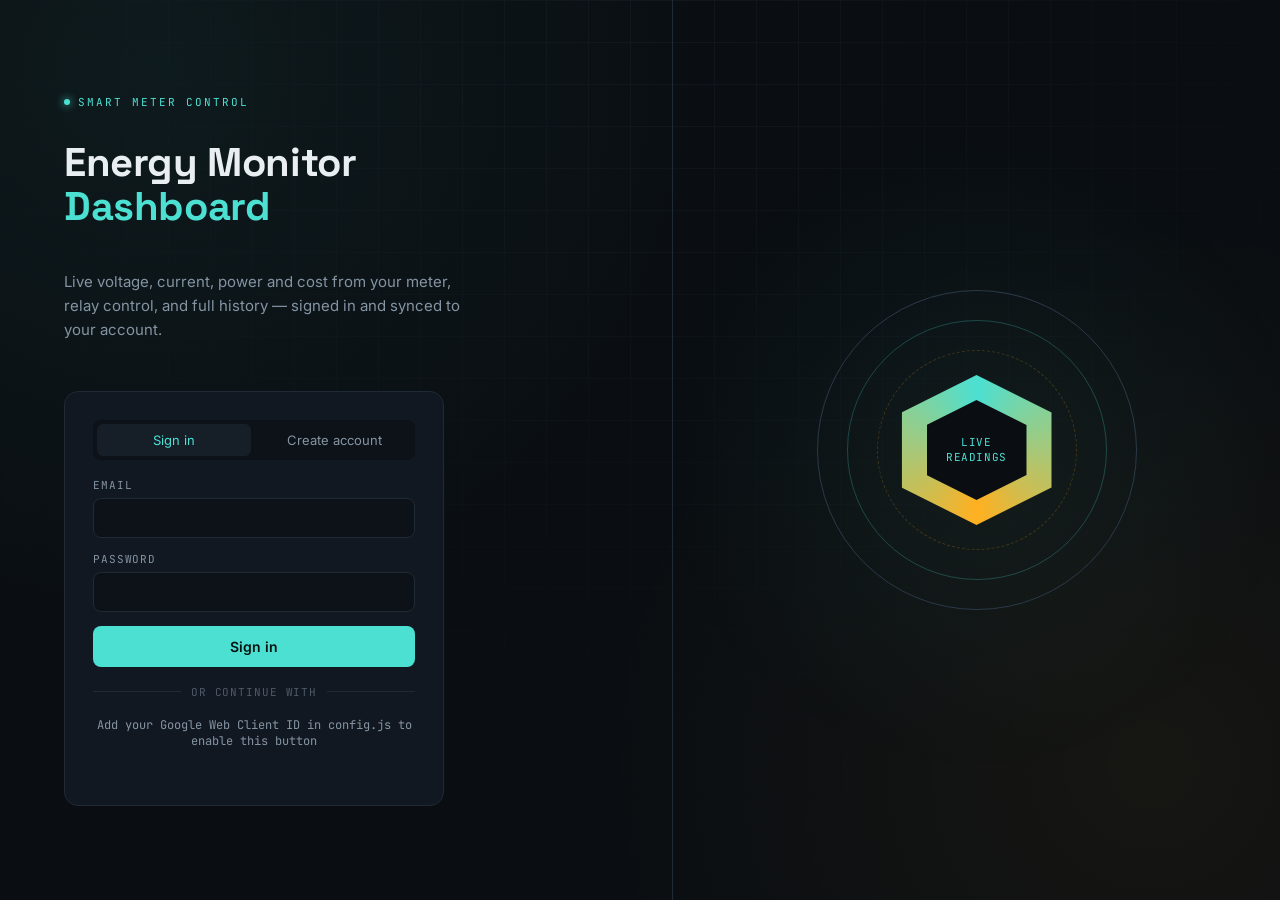
<file: index.html>
<!DOCTYPE html>
<html lang="en">
<head>
<meta charset="UTF-8" />
<meta name="viewport" content="width=device-width, initial-scale=1.0" />
<title>Energy Monitor — Sign in</title>
<link rel="stylesheet" href="style.css" />
<script src="https://accounts.google.com/gsi/client" async defer></script>
</head>
<body>
<div class="circuit-bg"></div>
<div class="page">
  <div class="login-shell">

    <div class="login-left">
      <div class="eyebrow">SMART METER CONTROL</div>
      <h1>Energy Monitor<br /><span>Dashboard</span></h1>
      <p class="sub">Live voltage, current, power and cost from your meter, relay control, and full history — signed in and synced to your account.</p>

      <div class="auth-panel">
        <div class="auth-mode-toggle">
          <button id="tabLogin" class="active" onclick="setMode('login')">Sign in</button>
          <button id="tabRegister" onclick="setMode('register')">Create account</button>
        </div>

        <form id="authForm" onsubmit="return submitAuth(event)">
          <div class="field" id="nameField" style="display:none">
            <label>Full Name</label>
            <input type="text" id="name" autocomplete="name" />
          </div>
          <div class="field" id="usernameField" style="display:none">
            <label>Username</label>
            <input type="text" id="username" autocomplete="username" />
          </div>
          <div class="field">
            <label>Email</label>
            <input type="email" id="email" autocomplete="email" required />
          </div>
          <div class="field">
            <label>Password</label>
            <input type="password" id="password" autocomplete="current-password" required />
          </div>
          <button type="submit" class="btn-primary" id="submitBtn">Sign in</button>
        </form>

        <div class="divider">or continue with</div>
        <div id="googleSignInDiv"></div>

        <div id="formMsg" class="form-msg"></div>
      </div>
    </div>

    <div class="login-right">
      <div class="core-stage">
        <div class="core-ring"></div>
        <div class="core-ring r2"></div>
        <div class="core-ring r3"></div>
        <div class="particle"></div>
        <div class="particle"></div>
        <div class="particle"></div>
        <div class="hexcore"></div>
        <div class="hexcore-inner">LIVE<br />READINGS</div>
      </div>
    </div>

  </div>
</div>

<script src="config.js"></script>
<script src="api.js"></script>
<script>
  let mode = "login"; // or "register"

  function setMode(m) {
    mode = m;
    document.getElementById("tabLogin").classList.toggle("active", m === "login");
    document.getElementById("tabRegister").classList.toggle("active", m === "register");
    document.getElementById("nameField").style.display = m === "register" ? "block" : "none";
    document.getElementById("usernameField").style.display = m === "register" ? "block" : "none";
    document.getElementById("submitBtn").textContent = m === "register" ? "Create account" : "Sign in";
    document.getElementById("formMsg").textContent = "";
  }

  function showMsg(text, isError) {
    const el = document.getElementById("formMsg");
    el.textContent = text;
    el.className = "form-msg " + (isError ? "error" : "ok");
  }

  async function submitAuth(e) {
    e.preventDefault();
    const email = document.getElementById("email").value.trim();
    const password = document.getElementById("password").value;
    const name = document.getElementById("name").value.trim();
    const username = document.getElementById("username").value.trim();
    const btn = document.getElementById("submitBtn");
    btn.disabled = true;
    showMsg("Connecting…", false);
    try {
      let res;
      if (mode === "register") {
        res = await Api.register({ fullName: name, username, email, password });
      } else {
        res = await Api.login(email, password);
      }
      // NOTE: assumes LoginResponse has a "token" field — adjust the key
      // below if your LoginResponse.java calls it something else.
      if (res.token) localStorage.setItem("authToken", res.token);
      showMsg("Signed in — loading dashboard…", false);
      window.location.href = getDeviceId() ? "dashboard.html" : "device-setup.html";
    } catch (err) {
      showMsg(err.message || "Something went wrong", true);
    } finally {
      btn.disabled = false;
    }
  }

  async function handleGoogleCredential(response) {
    showMsg("Verifying with Google…", false);
    try {
      const res = await Api.googleLogin(response.credential);
      if (res.token) localStorage.setItem("authToken", res.token);
      window.location.href = getDeviceId() ? "dashboard.html" : "device-setup.html";
    } catch (err) {
      showMsg(err.message || "Google sign-in failed", true);
    }
  }

  window.onload = () => {
    if (window.google && CONFIG.GOOGLE_CLIENT_ID && !CONFIG.GOOGLE_CLIENT_ID.startsWith("YOUR_")) {
      google.accounts.id.initialize({
        client_id: CONFIG.GOOGLE_CLIENT_ID,
        callback: handleGoogleCredential,
      });
      google.accounts.id.renderButton(document.getElementById("googleSignInDiv"), {
        theme: "filled_black",
        size: "large",
        shape: "pill",
        width: 300,
      });
    } else {
      document.getElementById("googleSignInDiv").innerHTML =
        '<div style="color:#8494a3;font-family:JetBrains Mono,monospace;font-size:12px;text-align:center;">Add your Google Web Client ID in config.js to enable this button</div>';
    }
  };
</script>
</body>
</html>
</file>
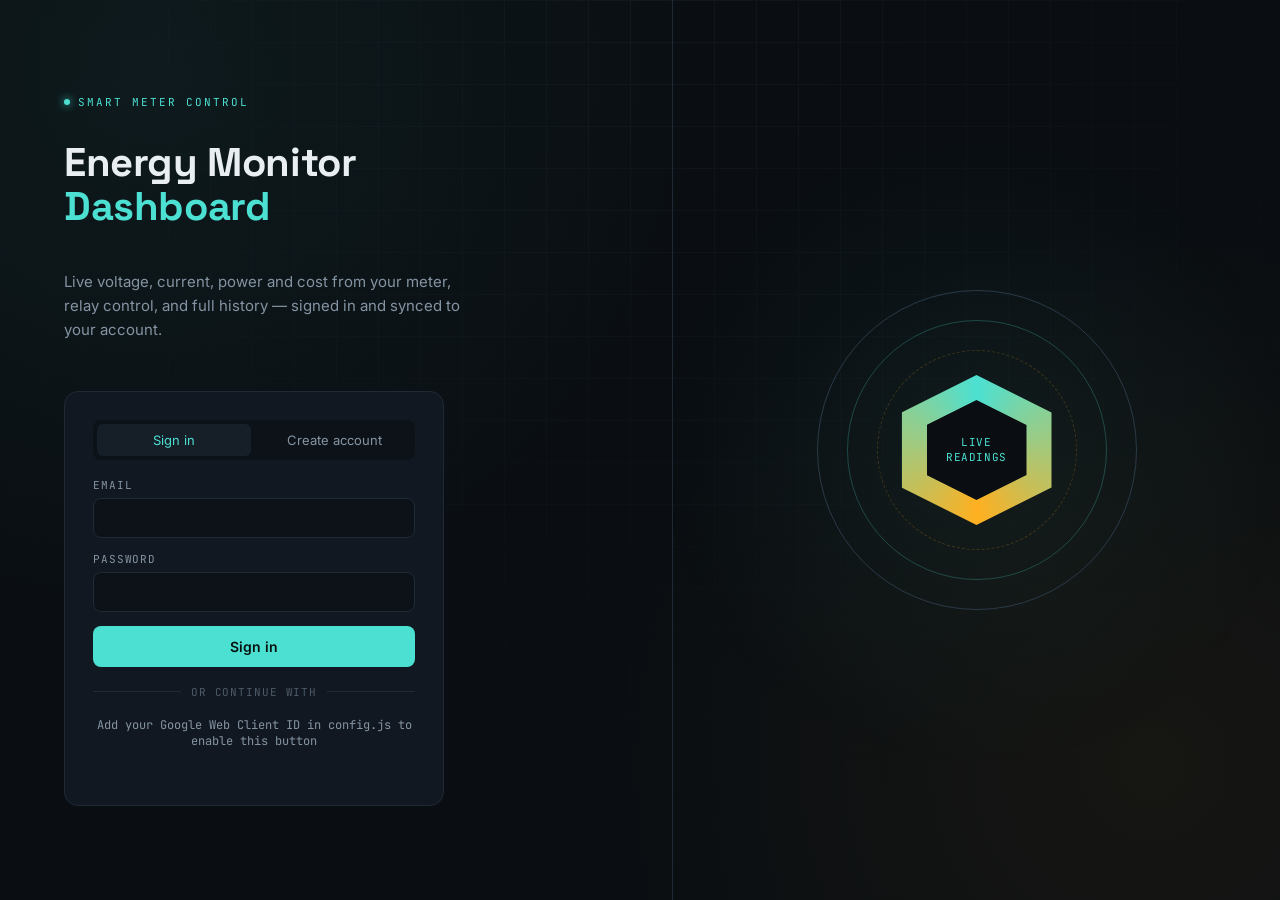
<file: daily.html>
<!DOCTYPE html>
<html lang="en">
<head>
<meta charset="UTF-8" />
<meta name="viewport" content="width=device-width, initial-scale=1.0" />
<title>Energy Monitor — Daily Summary</title>
<link rel="stylesheet" href="style.css" />
</head>
<body>
<div class="circuit-bg"></div>
<div class="page">
  <div class="topbar">
    <div class="brand"><div class="brand-mark"><div class="hexcore"></div></div>Energy Monitor</div>
    <div class="topbar-right">
      <div class="device-chip" onclick="changeDevice()" style="cursor:pointer;" title="Click to change device">DEVICE <b id="deviceLabel">—</b></div>
      <button class="btn-ghost" onclick="logout()">Logout</button>
    </div>
  </div>
  <div class="tabs">
    <div class="tab" onclick="location.href='dashboard.html'">Dashboard</div>
    <div class="tab" onclick="location.href='rawlog.html'">Raw Log</div>
    <div class="tab active">Daily Summary</div>
    <div class="tab" onclick="location.href='monthly.html'">Monthly Report</div>
  </div>
  <div class="container">
    <div class="section-title">Daily summary (from Google Sheet)</div>
    <div class="table-panel table-scroll">
      <table>
        <thead id="head"></thead>
        <tbody id="rows"><tr><td class="loading-row">Loading…</td></tr></tbody>
      </table>
    </div>
  </div>
</div>
<script src="config.js"></script>
<script src="api.js"></script>
<script src="csv.js"></script>
<script>
  requireAuth();
  requireDevice();
  document.getElementById("deviceLabel").textContent = getDeviceId();

  async function load() {
    const url = CONFIG.DAILY_SHEET_CSV_URL;
    if (!url || url.startsWith("PASTE_")) {
      document.getElementById("rows").innerHTML =
        `<tr><td class="empty-state">Add DAILY_SHEET_CSV_URL in config.js (Google Sheet published as CSV) to show this table.</td></tr>`;
      return;
    }
    try {
      const res = await fetch(url);
      if (!res.ok) throw new Error("HTTP " + res.status);
      const text = await res.text();
      const rows = parseCSV(text);
      if (!rows.length) {
        document.getElementById("rows").innerHTML = `<tr><td class="empty-state">Sheet is empty</td></tr>`;
        return;
      }
      const [header, ...body] = rows;
      document.getElementById("head").innerHTML =
        "<tr>" + header.map(h => `<th>${h}</th>`).join("") + "</tr>";
      document.getElementById("rows").innerHTML = body
        .filter(r => r.some(c => c !== ""))
        .map(r => "<tr>" + r.map(c => `<td>${c}</td>`).join("") + "</tr>")
        .join("");
    } catch (err) {
      document.getElementById("rows").innerHTML =
        `<tr><td class="empty-state">Couldn't load the Sheet.<br>${err.message}<br>Make sure it's published (File → Share → Publish to web) and the link in config.js is the CSV link for this tab.</td></tr>`;
    }
  }
  load();
</script>
</body>
</html>
</file>
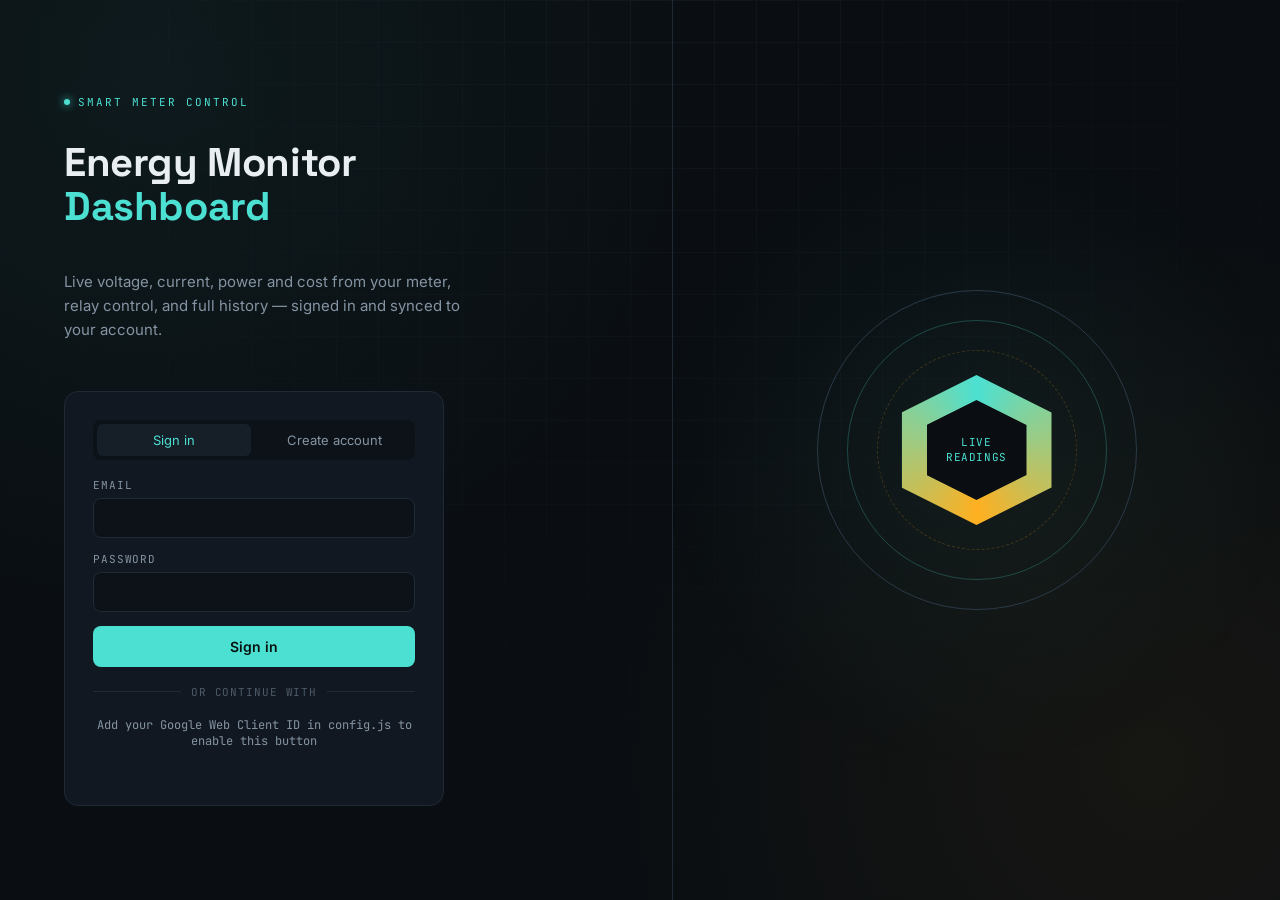
<file: device-setup.html>
<!DOCTYPE html>
<html lang="en">
<head>
<meta charset="UTF-8" />
<meta name="viewport" content="width=device-width, initial-scale=1.0" />
<title>Energy Monitor — Set up your device</title>
<link rel="stylesheet" href="style.css" />
</head>
<body>
<div class="circuit-bg"></div>
<div class="page" style="align-items:center;justify-content:center;">
  <div class="auth-panel" style="max-width:420px;">
    <div class="eyebrow" style="margin-bottom:14px;">ONE-TIME SETUP</div>
    <h2 style="margin-bottom:8px;">Connect your meter</h2>
    <p style="color:var(--text-muted);font-size:14px;line-height:1.6;margin-bottom:20px;">
      Enter your Device ID — the same one your smart meter (ESP32) sends with every reading.
      You'll only need to do this once; you can change it later from the dashboard.
    </p>
    <div class="field">
      <label>Device ID</label>
      <input type="text" id="deviceIdInput" placeholder="e.g. ESP8266_001" autocomplete="off" />
    </div>
    <button class="btn-primary" onclick="save()">Continue</button>
    <div id="msg" class="form-msg"></div>
  </div>
</div>
<script src="config.js"></script>
<script src="api.js"></script>
<script>
  requireAuth();

  function save() {
    const val = document.getElementById("deviceIdInput").value.trim();
    if (!val) {
      document.getElementById("msg").textContent = "Please enter a Device ID.";
      document.getElementById("msg").className = "form-msg error";
      return;
    }
    setDeviceId(val);
    window.location.href = "dashboard.html";
  }

  document.getElementById("deviceIdInput").addEventListener("keydown", (e) => {
    if (e.key === "Enter") save();
  });
</script>
</body>
</html>
</file>
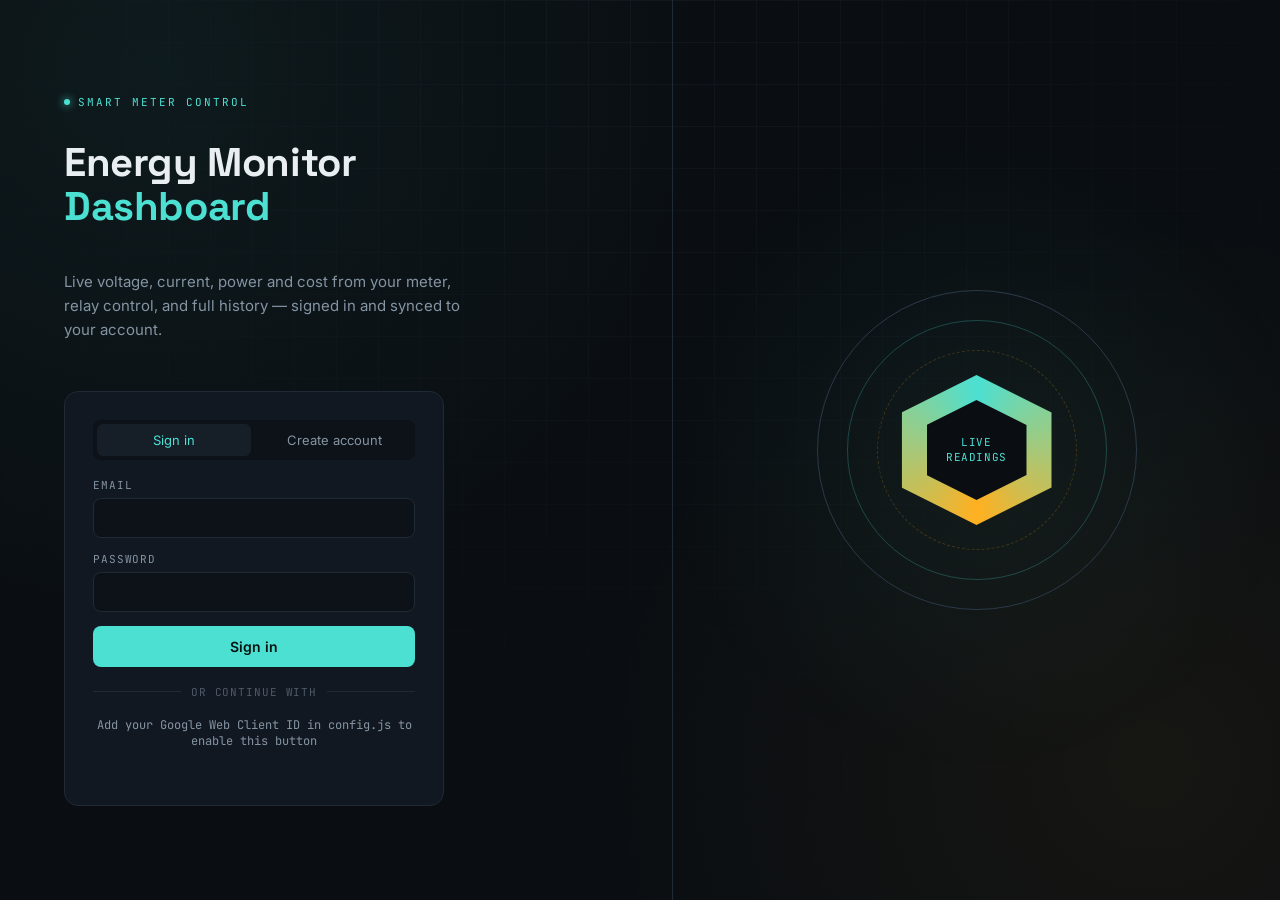
<file: monthly.html>
<!DOCTYPE html>
<html lang="en">
<head>
<meta charset="UTF-8" />
<meta name="viewport" content="width=device-width, initial-scale=1.0" />
<title>Energy Monitor — Monthly Report</title>
<link rel="stylesheet" href="style.css" />
</head>
<body>
<div class="circuit-bg"></div>
<div class="page">
  <div class="topbar">
    <div class="brand"><div class="brand-mark"><div class="hexcore"></div></div>Energy Monitor</div>
    <div class="topbar-right">
      <div class="device-chip" onclick="changeDevice()" style="cursor:pointer;" title="Click to change device">DEVICE <b id="deviceLabel">—</b></div>
      <button class="btn-ghost" onclick="logout()">Logout</button>
    </div>
  </div>
  <div class="tabs">
    <div class="tab" onclick="location.href='dashboard.html'">Dashboard</div>
    <div class="tab" onclick="location.href='rawlog.html'">Raw Log</div>
    <div class="tab" onclick="location.href='daily.html'">Daily Summary</div>
    <div class="tab active">Monthly Report</div>
  </div>
  <div class="container">
    <div class="section-title">Monthly report (from Google Sheet)</div>
    <div class="table-panel table-scroll">
      <table>
        <thead id="head"></thead>
        <tbody id="rows"><tr><td class="loading-row">Loading…</td></tr></tbody>
      </table>
    </div>
  </div>
</div>
<script src="config.js"></script>
<script src="api.js"></script>
<script src="csv.js"></script>
<script>
  requireAuth();
  requireDevice();
  document.getElementById("deviceLabel").textContent = getDeviceId();

  async function load() {
    const url = CONFIG.MONTHLY_SHEET_CSV_URL;
    if (!url || url.startsWith("PASTE_")) {
      document.getElementById("rows").innerHTML =
        `<tr><td class="empty-state">Add MONTHLY_SHEET_CSV_URL in config.js (Google Sheet published as CSV) to show this table.</td></tr>`;
      return;
    }
    try {
      const res = await fetch(url);
      if (!res.ok) throw new Error("HTTP " + res.status);
      const text = await res.text();
      const rows = parseCSV(text);
      if (!rows.length) {
        document.getElementById("rows").innerHTML = `<tr><td class="empty-state">Sheet is empty</td></tr>`;
        return;
      }
      const [header, ...body] = rows;
      document.getElementById("head").innerHTML =
        "<tr>" + header.map(h => `<th>${h}</th>`).join("") + "</tr>";
      document.getElementById("rows").innerHTML = body
        .filter(r => r.some(c => c !== ""))
        .map(r => "<tr>" + r.map(c => `<td>${c}</td>`).join("") + "</tr>")
        .join("");
    } catch (err) {
      document.getElementById("rows").innerHTML =
        `<tr><td class="empty-state">Couldn't load the Sheet.<br>${err.message}<br>Make sure it's published (File → Share → Publish to web) and the link in config.js is the CSV link for this tab.</td></tr>`;
    }
  }
  load();
</script>
</body>
</html>
</file>
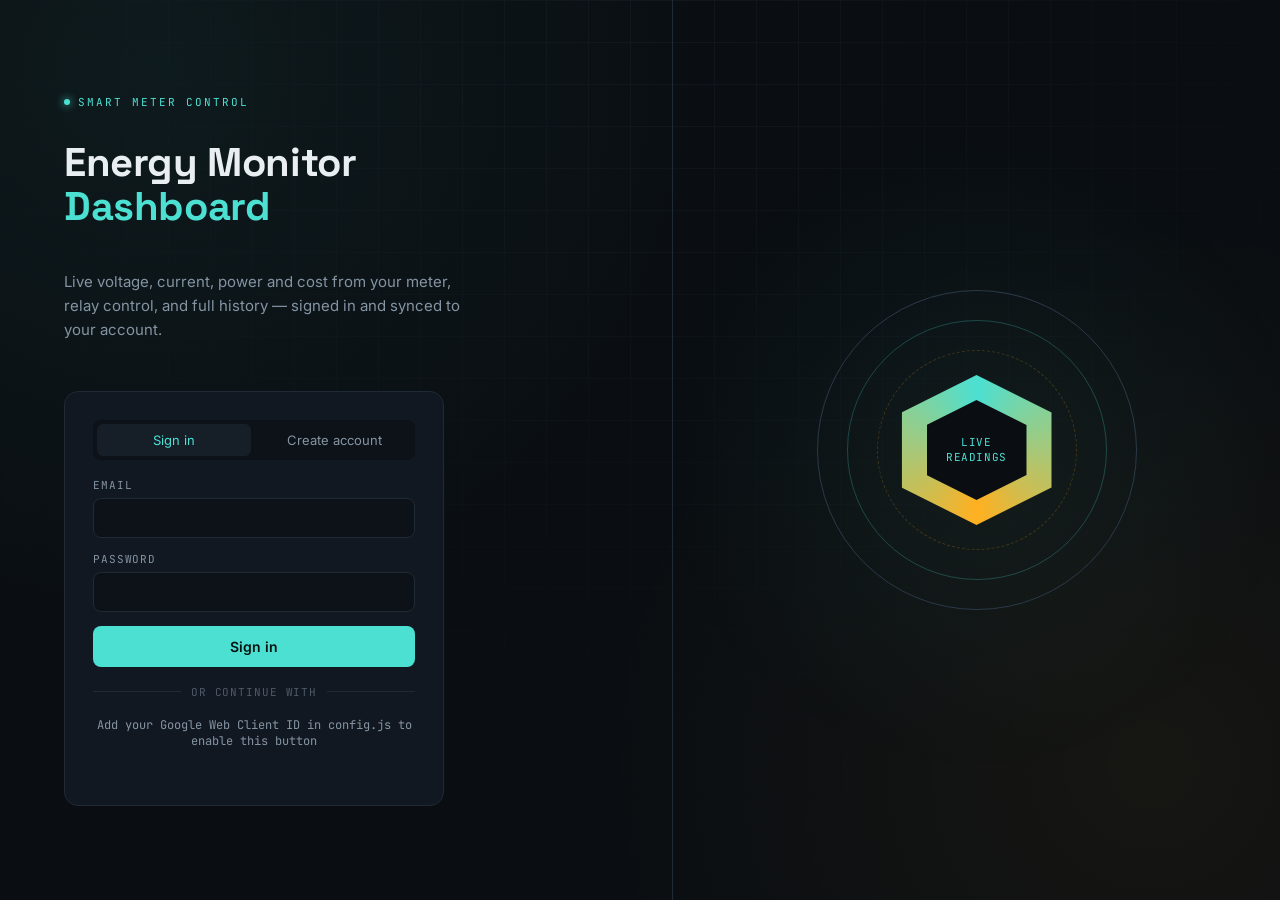
<file: rawlog.html>
<!DOCTYPE html>
<html lang="en">
<head>
<meta charset="UTF-8" />
<meta name="viewport" content="width=device-width, initial-scale=1.0" />
<title>Energy Monitor — Raw Log</title>
<link rel="stylesheet" href="style.css" />
</head>
<body>
<div class="circuit-bg"></div>
<div class="page">
  <div class="topbar">
    <div class="brand"><div class="brand-mark"><div class="hexcore"></div></div>Energy Monitor</div>
    <div class="topbar-right">
      <div class="device-chip" onclick="changeDevice()" style="cursor:pointer;" title="Click to change device">DEVICE <b id="deviceLabel">—</b></div>
      <button class="btn-ghost" onclick="logout()">Logout</button>
    </div>
  </div>
  <div class="tabs">
    <div class="tab" onclick="location.href='dashboard.html'">Dashboard</div>
    <div class="tab active">Raw Log</div>
    <div class="tab" onclick="location.href='daily.html'">Daily Summary</div>
    <div class="tab" onclick="location.href='monthly.html'">Monthly Report</div>
  </div>
  <div class="container">
    <div class="section-title">Raw log (from Google Sheet)</div>
    <div class="table-panel table-scroll">
      <table>
        <thead id="head"></thead>
        <tbody id="rows"><tr><td class="loading-row">Loading…</td></tr></tbody>
      </table>
    </div>
  </div>
</div>
<script src="config.js"></script>
<script src="api.js"></script>
<script src="csv.js"></script>
<script>
  requireAuth();
  requireDevice();
  document.getElementById("deviceLabel").textContent = getDeviceId();

  async function load() {
    const url = CONFIG.RAWLOG_SHEET_CSV_URL;
    if (!url || url.startsWith("PASTE_")) {
      document.getElementById("rows").innerHTML =
        `<tr><td class="empty-state">Add RAWLOG_SHEET_CSV_URL in config.js (Google Sheet published as CSV) to show this table.</td></tr>`;
      return;
    }
    try {
      const res = await fetch(url);
      if (!res.ok) throw new Error("HTTP " + res.status);
      const text = await res.text();
      const rows = parseCSV(text);
      if (!rows.length) {
        document.getElementById("rows").innerHTML = `<tr><td class="empty-state">Sheet is empty</td></tr>`;
        return;
      }
      const [header, ...body] = rows;
      document.getElementById("head").innerHTML =
        "<tr>" + header.map(h => `<th>${h}</th>`).join("") + "</tr>";
      document.getElementById("rows").innerHTML = body
        .filter(r => r.some(c => c !== ""))
        .map(r => "<tr>" + r.map(c => `<td>${c}</td>`).join("") + "</tr>")
        .join("");
    } catch (err) {
      document.getElementById("rows").innerHTML =
        `<tr><td class="empty-state">Couldn't load the Sheet.<br>${err.message}<br>Make sure it's published (File → Share → Publish to web) and the link in config.js is the CSV link for this tab.</td></tr>`;
    }
  }
  load();
</script>
</body>
</html>
</file>
<file: style.css>
/* ============================================================
   Energy Monitor — Control Panel Design System
   ============================================================ */

@import url('https://fonts.googleapis.com/css2?family=Space+Grotesk:wght@500;600;700&family=Inter:wght@400;500;600&family=JetBrains+Mono:wght@400;500;700&display=swap');

:root {
  --bg: #0a0e12;
  --bg-raised: #0d1218;
  --panel: #121821;
  --panel-2: #161e28;
  --border: #1f2a35;
  --border-bright: #2a3a48;

  --cyan: #4ce0d2;
  --cyan-dim: #2a7f78;
  --amber: #ffb020;
  --coral: #ff6b57;

  --text: #e9eef2;
  --text-muted: #8494a3;
  --text-faint: #4d5a68;

  --font-display: 'Space Grotesk', sans-serif;
  --font-body: 'Inter', sans-serif;
  --font-mono: 'JetBrains Mono', monospace;

  --radius: 10px;
  --shadow-glow-cyan: 0 0 24px rgba(76, 224, 210, 0.18);
  --shadow-glow-amber: 0 0 24px rgba(255, 176, 32, 0.15);
}

* { box-sizing: border-box; }

html, body {
  margin: 0;
  padding: 0;
  background: var(--bg);
  color: var(--text);
  font-family: var(--font-body);
  min-height: 100vh;
}

body {
  background-image:
    radial-gradient(circle at 12% 8%, rgba(76,224,210,0.06), transparent 40%),
    radial-gradient(circle at 90% 85%, rgba(255,176,32,0.05), transparent 40%);
  background-attachment: fixed;
}

a { color: inherit; text-decoration: none; }
button { font-family: inherit; }

.circuit-bg {
  position: fixed;
  inset: 0;
  z-index: 0;
  pointer-events: none;
  opacity: 0.35;
  background-image:
    linear-gradient(var(--border) 1px, transparent 1px),
    linear-gradient(90deg, var(--border) 1px, transparent 1px);
  background-size: 42px 42px;
  mask-image: radial-gradient(circle at 50% 0%, black, transparent 75%);
}

.page {
  position: relative;
  z-index: 1;
  min-height: 100vh;
  display: flex;
  flex-direction: column;
}

.eyebrow {
  font-family: var(--font-mono);
  font-size: 11px;
  letter-spacing: 0.18em;
  text-transform: uppercase;
  color: var(--cyan);
  display: flex;
  align-items: center;
  gap: 8px;
}
.eyebrow::before {
  content: '';
  width: 6px; height: 6px;
  border-radius: 50%;
  background: var(--cyan);
  box-shadow: 0 0 8px var(--cyan);
  animation: blink 2s ease-in-out infinite;
}
@keyframes blink { 0%,100%{opacity:1} 50%{opacity:0.25} }

h1, h2, h3 {
  font-family: var(--font-display);
  margin: 0;
  letter-spacing: -0.01em;
}

.topbar {
  display: flex;
  align-items: center;
  justify-content: space-between;
  padding: 18px 32px;
  border-bottom: 1px solid var(--border);
  background: rgba(10,14,18,0.7);
  backdrop-filter: blur(10px);
  position: sticky;
  top: 0;
  z-index: 10;
}
.brand {
  display: flex;
  align-items: center;
  gap: 12px;
  font-family: var(--font-display);
  font-weight: 600;
  font-size: 17px;
}
.brand-mark {
  width: 30px; height: 30px;
  position: relative;
}
.topbar-right {
  display: flex;
  align-items: center;
  gap: 14px;
}
.device-chip {
  font-family: var(--font-mono);
  font-size: 12px;
  color: var(--text-muted);
  border: 1px solid var(--border);
  padding: 6px 12px;
  border-radius: 999px;
  background: var(--panel);
}
.device-chip b { color: var(--cyan); font-weight: 500; }

.tabs {
  display: flex;
  gap: 4px;
  padding: 0 32px;
  border-bottom: 1px solid var(--border);
  background: var(--bg-raised);
  overflow-x: auto;
}
.tab {
  padding: 14px 18px;
  font-size: 13px;
  font-family: var(--font-mono);
  color: var(--text-muted);
  border-bottom: 2px solid transparent;
  cursor: pointer;
  white-space: nowrap;
  transition: color 0.15s ease, border-color 0.15s ease;
}
.tab:hover { color: var(--text); }
.tab.active { color: var(--cyan); border-color: var(--cyan); }

.btn-ghost {
  border: 1px solid var(--border-bright);
  background: transparent;
  color: var(--text-muted);
  padding: 8px 14px;
  border-radius: var(--radius);
  cursor: pointer;
  font-size: 13px;
  transition: all 0.15s ease;
}
.btn-ghost:hover { color: var(--coral); border-color: var(--coral); }

.container {
  flex: 1;
  padding: 32px;
  max-width: 1180px;
  margin: 0 auto;
  width: 100%;
}

.meter-grid {
  display: grid;
  grid-template-columns: repeat(auto-fit, minmax(190px, 1fr));
  gap: 16px;
  margin-bottom: 28px;
  perspective: 900px;
}
.meter-card {
  background: linear-gradient(155deg, var(--panel) 0%, var(--panel-2) 100%);
  border: 1px solid var(--border);
  border-radius: var(--radius);
  padding: 20px;
  position: relative;
  overflow: hidden;
  transform-style: preserve-3d;
  transition: transform 0.12s ease, border-color 0.2s ease, box-shadow 0.2s ease;
  will-change: transform;
}
.meter-card::after {
  content: '';
  position: absolute;
  top: -50%; left: -50%;
  width: 200%; height: 200%;
  background: radial-gradient(circle at 50% 50%, rgba(76,224,210,0.08), transparent 60%);
  opacity: 0;
  transition: opacity 0.2s ease;
  pointer-events: none;
}
.meter-card:hover { border-color: var(--border-bright); box-shadow: var(--shadow-glow-cyan); }
.meter-card:hover::after { opacity: 1; }
.meter-card .label {
  font-family: var(--font-mono);
  font-size: 11px;
  text-transform: uppercase;
  letter-spacing: 0.1em;
  color: var(--text-muted);
  margin-bottom: 10px;
}
.meter-card .value {
  font-family: var(--font-mono);
  font-size: 30px;
  font-weight: 700;
  color: var(--text);
  display: flex;
  align-items: baseline;
  gap: 6px;
}
.meter-card .value .unit {
  font-size: 13px;
  color: var(--cyan);
  font-weight: 400;
}
.meter-card.amber .value .unit { color: var(--amber); }
.meter-card.cost .value { color: var(--amber); }

.relay-grid {
  display: grid;
  grid-template-columns: repeat(auto-fit, minmax(230px, 1fr));
  gap: 16px;
  margin-bottom: 32px;
}
.relay-card {
  background: var(--panel);
  border: 1px solid var(--border);
  border-radius: var(--radius);
  padding: 18px 20px;
  display: flex;
  align-items: center;
  justify-content: space-between;
}
.relay-card .name {
  font-family: var(--font-display);
  font-weight: 600;
  font-size: 14px;
}
.relay-card .sub {
  font-size: 12px;
  color: var(--text-muted);
  margin-top: 2px;
}
.switch {
  width: 46px; height: 26px;
  border-radius: 999px;
  background: var(--panel-2);
  border: 1px solid var(--border-bright);
  position: relative;
  cursor: pointer;
  transition: background 0.2s ease, border-color 0.2s ease;
}
.switch .knob {
  position: absolute;
  top: 2px; left: 2px;
  width: 20px; height: 20px;
  border-radius: 50%;
  background: var(--text-muted);
  transition: transform 0.2s ease, background 0.2s ease;
}
.switch.on { background: rgba(76,224,210,0.15); border-color: var(--cyan); }
.switch.on .knob { transform: translateX(20px); background: var(--cyan); box-shadow: 0 0 10px var(--cyan); }

.section-title {
  font-family: var(--font-mono);
  font-size: 12px;
  text-transform: uppercase;
  letter-spacing: 0.14em;
  color: var(--text-muted);
  margin: 0 0 14px 2px;
  display: flex;
  align-items: center;
  gap: 8px;
}
.section-title::before {
  content: '';
  width: 3px; height: 12px;
  background: var(--cyan);
  display: inline-block;
}

.chart-panel {
  background: var(--panel);
  border: 1px solid var(--border);
  border-radius: var(--radius);
  padding: 20px;
  margin-bottom: 20px;
}
.chart-panel canvas { max-height: 220px; }

.table-panel {
  background: var(--panel);
  border: 1px solid var(--border);
  border-radius: var(--radius);
  overflow: hidden;
}
table { width: 100%; border-collapse: collapse; font-family: var(--font-mono); font-size: 13px; }
thead th {
  background: var(--panel-2);
  color: var(--cyan);
  text-align: left;
  padding: 12px 16px;
  font-weight: 500;
  font-size: 11px;
  letter-spacing: 0.08em;
  text-transform: uppercase;
  border-bottom: 1px solid var(--border);
  white-space: nowrap;
}
tbody td {
  padding: 11px 16px;
  border-bottom: 1px solid var(--border);
  color: var(--text-muted);
  white-space: nowrap;
}
tbody tr:hover { background: rgba(76,224,210,0.04); }
tbody tr:last-child td { border-bottom: none; }
.table-scroll { overflow-x: auto; }
.empty-state {
  padding: 40px;
  text-align: center;
  color: var(--text-muted);
  font-family: var(--font-mono);
  font-size: 13px;
}

.login-shell {
  flex: 1;
  display: grid;
  grid-template-columns: 1.05fr 0.95fr;
  min-height: 100vh;
}
@media (max-width: 880px) { .login-shell { grid-template-columns: 1fr; } }

.login-left {
  display: flex;
  flex-direction: column;
  justify-content: center;
  padding: 60px 64px;
  gap: 26px;
}
@media (max-width: 880px) { .login-left { padding: 40px 28px; } }

.login-left h1 {
  font-size: 40px;
  line-height: 1.1;
  margin-top: 6px;
}
.login-left h1 span { color: var(--cyan); }
.login-left .sub {
  color: var(--text-muted);
  font-size: 15px;
  max-width: 420px;
  line-height: 1.6;
}

.auth-panel {
  background: var(--panel);
  border: 1px solid var(--border);
  border-radius: 14px;
  padding: 28px;
  max-width: 380px;
  margin-top: 8px;
}
.auth-mode-toggle {
  display: flex;
  gap: 6px;
  margin-bottom: 18px;
  background: var(--bg-raised);
  border-radius: 8px;
  padding: 4px;
}
.auth-mode-toggle button {
  flex: 1;
  padding: 8px;
  border: none;
  background: transparent;
  color: var(--text-muted);
  border-radius: 6px;
  cursor: pointer;
  font-size: 13px;
  transition: all 0.15s ease;
}
.auth-mode-toggle button.active { background: var(--panel-2); color: var(--cyan); }

.field { margin-bottom: 14px; }
.field label {
  display: block;
  font-size: 11px;
  text-transform: uppercase;
  letter-spacing: 0.08em;
  color: var(--text-muted);
  margin-bottom: 6px;
  font-family: var(--font-mono);
}
.field input {
  width: 100%;
  background: var(--bg-raised);
  border: 1px solid var(--border);
  border-radius: 8px;
  padding: 11px 12px;
  color: var(--text);
  font-size: 14px;
  outline: none;
  transition: border-color 0.15s ease;
}
.field input:focus { border-color: var(--cyan); }

.btn-primary {
  width: 100%;
  padding: 12px;
  background: var(--cyan);
  color: #06120f;
  border: none;
  border-radius: 8px;
  font-weight: 600;
  font-size: 14px;
  cursor: pointer;
  transition: filter 0.15s ease, transform 0.1s ease;
}
.btn-primary:hover { filter: brightness(1.08); }
.btn-primary:active { transform: scale(0.99); }

.divider {
  display: flex;
  align-items: center;
  gap: 10px;
  margin: 18px 0;
  color: var(--text-faint);
  font-size: 11px;
  text-transform: uppercase;
  letter-spacing: 0.08em;
  font-family: var(--font-mono);
}
.divider::before, .divider::after {
  content: '';
  flex: 1;
  height: 1px;
  background: var(--border);
}

#googleSignInDiv { display: flex; justify-content: center; }

.form-msg {
  font-family: var(--font-mono);
  font-size: 12px;
  margin-top: 12px;
  min-height: 16px;
}
.form-msg.error { color: var(--coral); }
.form-msg.ok { color: var(--cyan); }

.login-right {
  position: relative;
  display: flex;
  align-items: center;
  justify-content: center;
  background: radial-gradient(circle at 50% 50%, rgba(76,224,210,0.05), transparent 60%);
  border-left: 1px solid var(--border);
  overflow: hidden;
}
@media (max-width: 880px) { .login-right { min-height: 340px; border-left: none; border-top: 1px solid var(--border); } }

.core-stage {
  position: relative;
  width: 320px;
  height: 320px;
  perspective: 1000px;
}
.core-ring {
  position: absolute;
  inset: 0;
  border-radius: 50%;
  border: 1px solid var(--border-bright);
  animation: spin 18s linear infinite;
}
.core-ring.r2 { inset: 30px; border-color: rgba(76,224,210,0.25); animation-duration: 12s; animation-direction: reverse; }
.core-ring.r3 { inset: 60px; border-style: dashed; border-color: rgba(255,176,32,0.2); animation-duration: 26s; }
@keyframes spin { to { transform: rotate(360deg); } }

.hexcore {
  position: absolute;
  top: 50%; left: 50%;
  width: 150px; height: 150px;
  margin: -75px 0 0 -75px;
  clip-path: polygon(50% 0%, 100% 25%, 100% 75%, 50% 100%, 0% 75%, 0% 25%);
  background: conic-gradient(from 0deg, var(--cyan), var(--amber), var(--cyan));
  animation: pulse 3.2s ease-in-out infinite, spinSlow 20s linear infinite;
  box-shadow: 0 0 60px rgba(76,224,210,0.35);
}
@keyframes pulse { 0%,100% { filter: brightness(0.9); } 50% { filter: brightness(1.25); } }
@keyframes spinSlow { to { transform: rotate(360deg); } }

.hexcore-inner {
  position: absolute;
  top: 50%; left: 50%;
  width: 100px; height: 100px;
  margin: -50px 0 0 -50px;
  clip-path: polygon(50% 0%, 100% 25%, 100% 75%, 50% 100%, 0% 75%, 0% 25%);
  background: var(--bg);
  display: flex;
  align-items: center;
  justify-content: center;
  font-family: var(--font-mono);
  font-size: 11px;
  color: var(--cyan);
  letter-spacing: 0.05em;
  text-align: center;
  line-height: 1.4;
}

.particle {
  position: absolute;
  width: 5px; height: 5px;
  border-radius: 50%;
  background: var(--cyan);
  box-shadow: 0 0 8px var(--cyan);
  top: 50%; left: 50%;
  animation: orbit linear infinite;
}
.particle:nth-child(1) { animation-duration: 7s; }
.particle:nth-child(2) { animation-duration: 9s; animation-delay: -3s; background: var(--amber); box-shadow: 0 0 8px var(--amber); }
.particle:nth-child(3) { animation-duration: 11s; animation-delay: -6s; }

@keyframes orbit {
  from { transform: rotate(0deg) translateX(150px) rotate(0deg); }
  to   { transform: rotate(360deg) translateX(150px) rotate(-360deg); }
}

.brand-mark .hexcore { position: static; margin: 0; width: 30px; height: 30px; animation-duration: 3s, 8s; box-shadow: none; }

@media (prefers-reduced-motion: reduce) {
  .core-ring, .hexcore, .particle, .eyebrow::before { animation: none !important; }
}

.loading-row { color: var(--text-faint); font-family: var(--font-mono); font-size: 12px; padding: 20px; text-align: center; }
</file>
